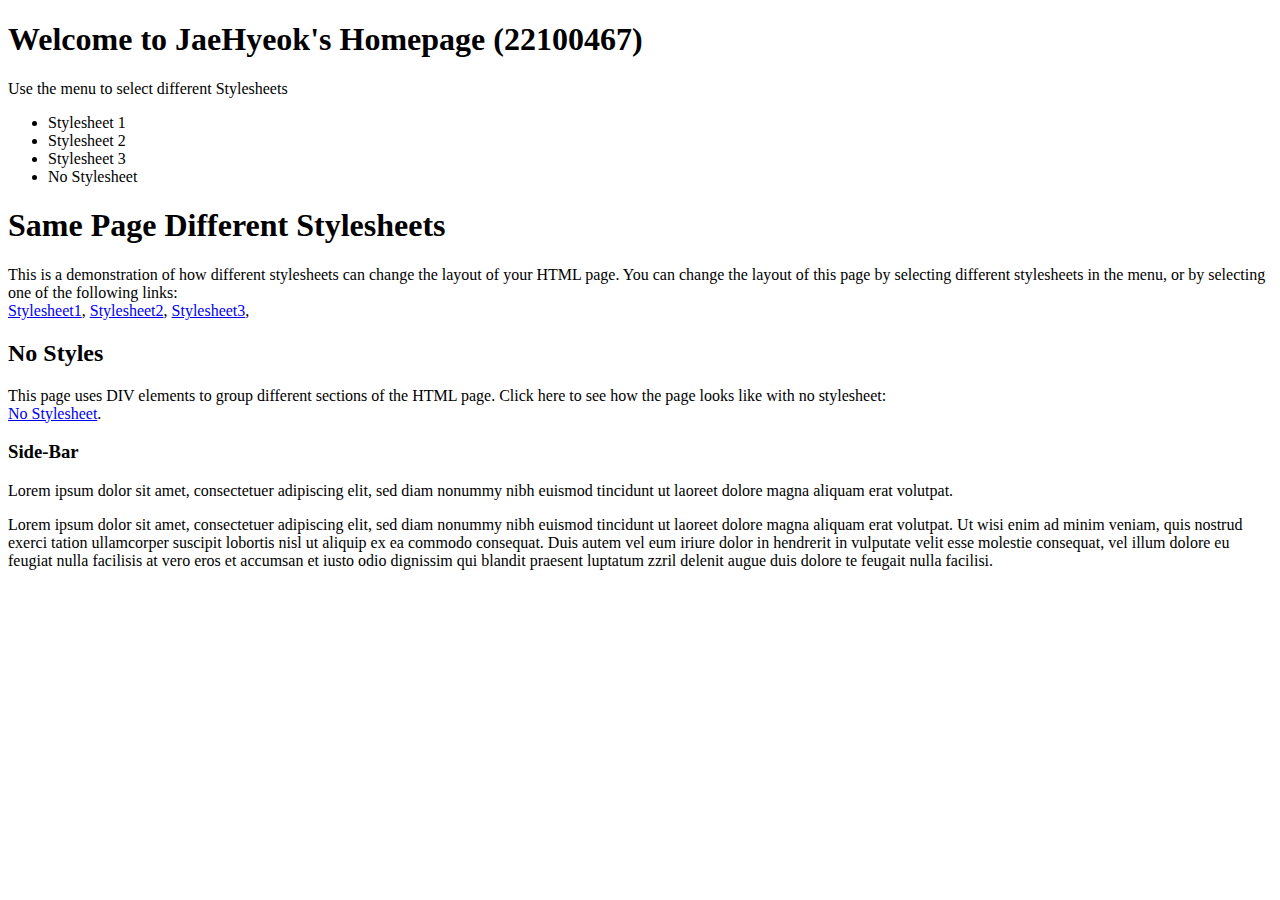
<file: index.html>
<!DOCTYPE html>
<html lang="en">

<head>
    <meta charset="UTF-8">
    <meta name="viewport" content="width=device-width, initial-scale=1.0">
    <title>Document</title>

    <style>
        #title {
            font-size: 16px;
        }
        /* a 태그의 기본 스타일을 수정 */
        #sheet1 {
            color: black; /* 텍스트 색상: 검정색 */
            text-decoration: none; /* 밑줄 제거 */
            cursor: text; /* 마우스 포인터를 기본 화살표로 유지 */
        }

        /* a 태그에 마우스를 올렸을 때 스타일을 수정 (선택 사항) */
        a:hover {
            color: darkgray; /* 마우스를 올렸을 때 색상 변경 */
        }

        #middle a{
            color: #0000EE;
        }


    </style>

</head>

<body>

    <div id="title">
        <h1>Welcome to JaeHyeok's Homepage (22100467)</h1>
        <p>Use the menu to select different Stylesheets</p>
    </div>

    <ul id="menulist">
        <li><a href="style1.html" id="sheet1"> Stylesheet 1</a></li>
        <li><a href="style2.html" id="sheet1">Stylesheet 2</a></li>
        <li><a href="example.html" id="sheet1">Stylesheet 3</a></li>
        <li><a href="index.html" id="sheet1">No Stylesheet</a></li>
    </ul>

    <div id="middle">
        <h1>Same Page Different Stylesheets</h1>
        <p>This is a demonstration of how different stylesheets can change the layout of your HTML page. You can change
            the layout of this page by selecting different stylesheets in the menu, or by selecting one of the following
            links:
            <br>
            <a href="style1.html">Stylesheet1</a>,
            <a href="style2.html">Stylesheet2</a>,
            <a href="example.html">Stylesheet3</a>,
        </p>
        <h2>No Styles</h2>
        <p>
            This page uses DIV elements to group different sections of the HTML page. Click here to see how the page
            looks like with no stylesheet:
            <br>
            <a href="index.html">No Stylesheet</a>.
        </p>
        <h3>Side-Bar</h3>
        <p>
            Lorem ipsum dolor sit amet, consectetuer adipiscing elit, sed diam nonummy nibh euismod tincidunt ut laoreet
            dolore magna aliquam erat volutpat.
        </p>

        <div id="bottom">
            Lorem ipsum dolor sit amet, consectetuer adipiscing elit, sed diam nonummy nibh euismod tincidunt ut laoreet
            dolore magna aliquam erat volutpat.
            Ut wisi enim ad minim veniam, quis nostrud exerci tation ullamcorper suscipit lobortis nisl ut aliquip ex ea
            commodo consequat.
            Duis autem vel eum iriure dolor in hendrerit in vulputate velit esse molestie consequat, vel illum dolore eu
            feugiat nulla facilisis at vero eros et accumsan et iusto odio dignissim qui blandit praesent luptatum zzril
            delenit augue duis dolore te feugait nulla facilisi.

        </div>



</body>

</html>
</file>
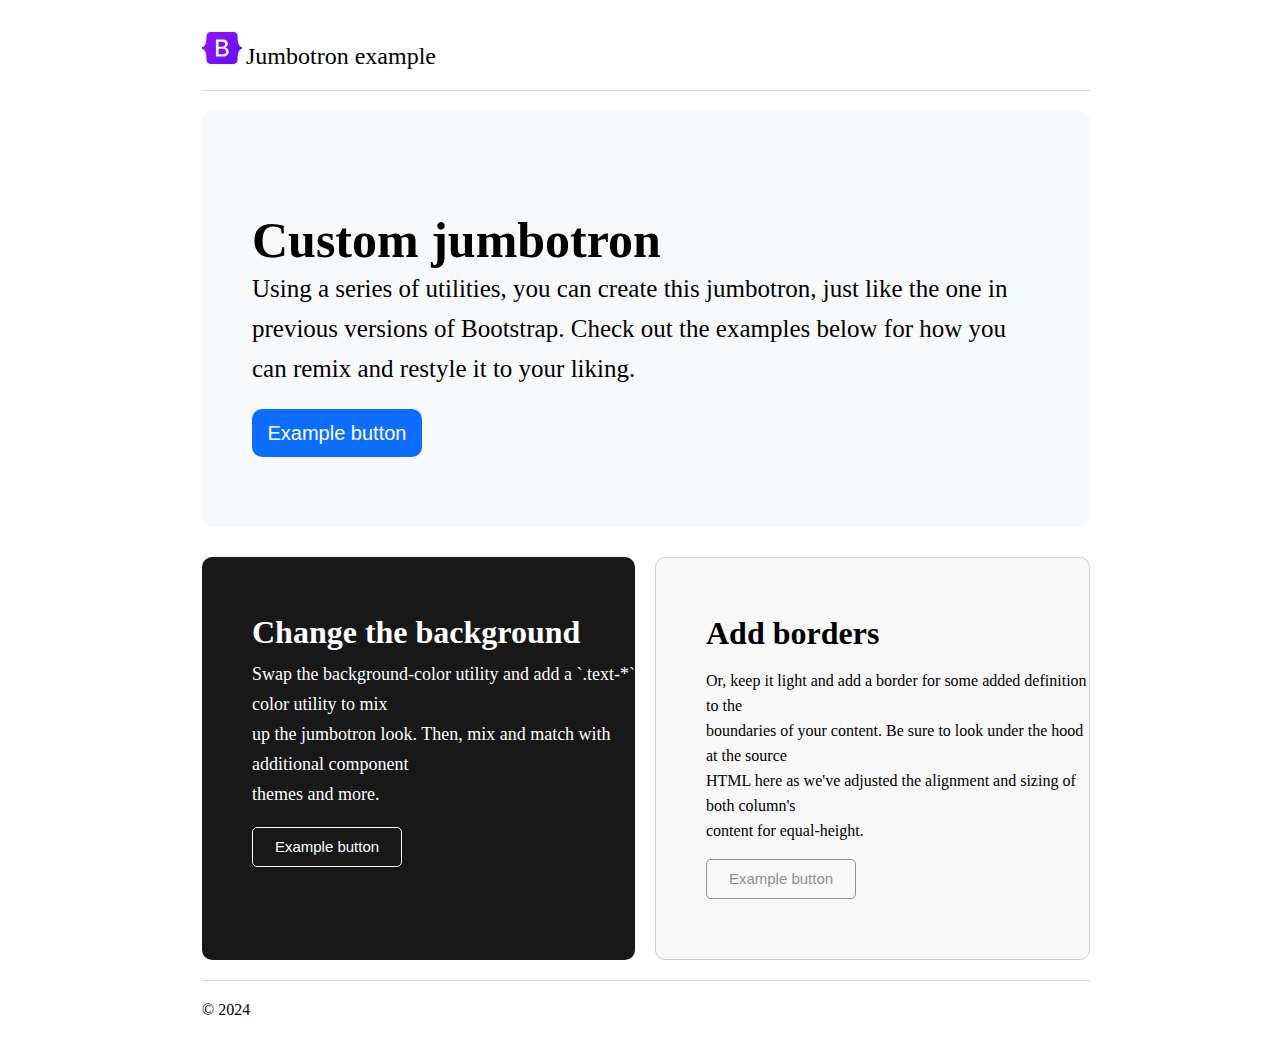
<file: example.html>
<!DOCTYPE html>
<html lang="en">
<head>
  <meta charset="UTF-8">
  <meta name="viewport" content="width=device-width, initial-scale=1.0">
  <title>Document</title>
  <link rel="stylesheet" href="example.css">
</head>

<body>

  <div id="main">

    <div id="header">

      <img src="bootstrap-logo.svg" width="40" height="32">
      
      <span id="title">Jumbotron example</span>

      <hr id="firstline">

    </div>

    <div id="middle">
      
      <h1>Custom jumbotron</h1>
      <p>Using a series of utilities, you can create this jumbotron, just like the one in <br> previous versions of Bootstrap. Check out the examples below for how you<br> can remix and restyle it to your liking.  </p>
      <button id="first-btn">Example button</button>
    </div>


  <div id="bottom">
    <div id="second-section">
      <h2>Change the background  </h2>
      <p>Swap the background-color utility and add a `.text-*` color utility to mix<br> up the jumbotron look. Then, mix and match with additional component<br> themes and more.
      </p>
      <button id="second-btn">Example button</button>
    </div>
  
  
    <div id="third-section">
      <h2>Add borders  </h2>
      <p>Or, keep it light and add a border for some added definition to the<br> boundaries of your content. Be sure to look under the hood at the source<br> HTML here as we've adjusted the alignment and sizing of both column's<br> content for equal-height.
      </p>
      <button id="third-btn">Example button</button>
    </div>
   </div>
   <hr id="secondline">
   <footer>© 2024</footer>
  </div>

</body>

</html>
</file>
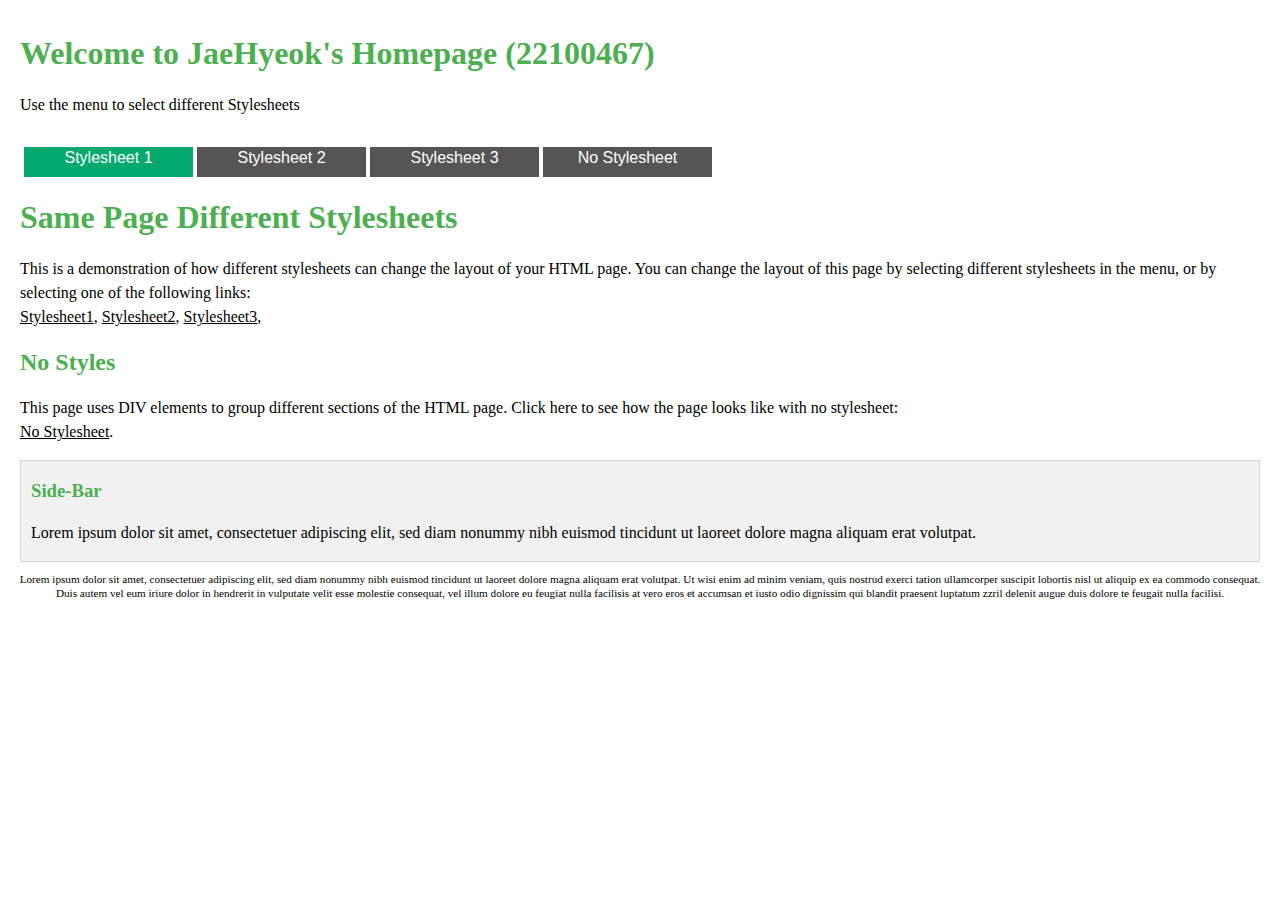
<file: style1.html>
<!DOCTYPE html>
<html lang="en">

<head>
    <meta charset="UTF-8">
    <meta name="viewport" content="width=device-width, initial-scale=1.0">
    <title>Document</title>
    <link rel="stylesheet" href="style1.css">
</head>

<body>

    <div id="title">
        <h1>Welcome to JaeHyeok's Homepage (22100467)</h1>
        <p>Use the menu to select different Stylesheets</p>
    </div>

    <div id="menulist">
        <a href="style1.html" id="sheet1"> Stylesheet 1</a>
        <a href="style2.html" id="sheet1">Stylesheet 2</a>
        <a href="example.html" id="sheet1">Stylesheet 3</a>
        <a href="index.html" id="sheet1">No Stylesheet</a>
    </div>

    <div id="middle">
        <h1>Same Page Different Stylesheets</h1>
        <p>This is a demonstration of how different stylesheets can change the layout of your HTML page. You can change
            the layout of this page by selecting different stylesheets in the menu, or by selecting one of the following
            links:
            <br>
            <a href="style1.html" id="sheet2">Stylesheet1</a>,
            <a href="style2.html" id="sheet2">Stylesheet2</a>,
            <a href="example.html" id="sheet2">Stylesheet3</a>,
        </p>
        <h2>No Styles</h2>
        <p>
            This page uses DIV elements to group different sections of the HTML page. Click here to see how the page
            looks like with no stylesheet:
            <br>
            <a href="index.html" id="sheet2">No Stylesheet</a>.
        </p>
    </div>

    <div id = "Side-Bar">
    <h3>Side-Bar</h3>
    <p>
        Lorem ipsum dolor sit amet, consectetuer adipiscing elit, sed diam nonummy nibh euismod tincidunt ut laoreet
        dolore magna aliquam erat volutpat.
    </p>
    </div>

    <div id="bottom">
        Lorem ipsum dolor sit amet, consectetuer adipiscing elit, sed diam nonummy nibh euismod tincidunt ut laoreet
        dolore magna aliquam erat volutpat.
        Ut wisi enim ad minim veniam, quis nostrud exerci tation ullamcorper suscipit lobortis nisl ut aliquip ex ea
        commodo consequat.
        Duis autem vel eum iriure dolor in hendrerit in vulputate velit esse molestie consequat, vel illum dolore eu
        feugiat nulla facilisis at vero eros et accumsan et iusto odio dignissim qui blandit praesent luptatum zzril
        delenit augue duis dolore te feugait nulla facilisi.

    </div>



</body>

</html>
</file>
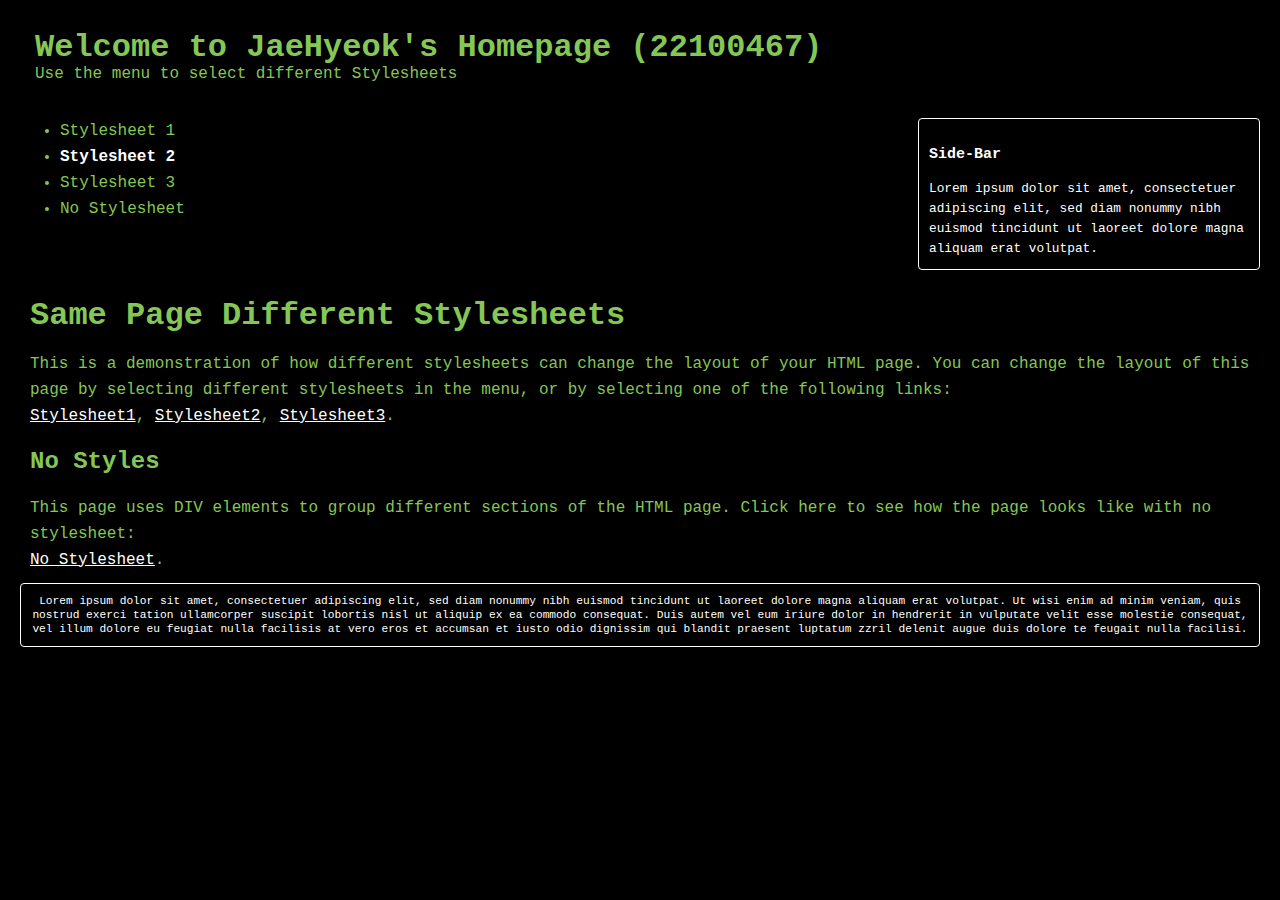
<file: style2.html>
<!DOCTYPE html>
<html lang="en">

<head>
    <meta charset="UTF-8">
    <meta name="viewport" content="width=device-width, initial-scale=1.0">
    <title>Document</title>
    <link rel="stylesheet" href="style2.css">
</head>

<body>

    <div id="title">
        <h1>Welcome to JaeHyeok's Homepage (22100467)</h1>
        <p>Use the menu to select different Stylesheets</p>
    </div>

    <div id="middle">

        <ul id="menulist">
            <li><a href="style1.html" id="sheet1"> Stylesheet 1</a></li>
            <li><a href="style2.html" id="sheet2">Stylesheet 2</a></li>
            <li><a href="example.html" id="sheet1">Stylesheet 3</a></li>
            <li><a href="index.html" id="sheet1">No Stylesheet</a></li>
        </ul>
    
        <div id="Sidebar">
            <h3>Side-Bar</h3>
            <p>
                Lorem ipsum dolor sit amet, consectetuer adipiscing elit, sed diam nonummy nibh euismod tincidunt ut laoreet
                dolore magna aliquam erat volutpat.
            </p>
        </div>

        <div id="main">

            <h1>Same Page Different Stylesheets</h1>
            <p>This is a demonstration of how different stylesheets can change the layout of your HTML page. You can change
                the layout of this page by selecting different stylesheets in the menu, or by selecting one of the following
                links:
                <br>
                <a href="style1.html">Stylesheet1</a>,
                <a href="style2.html">Stylesheet2</a>,
                <a href="example.html">Stylesheet3</a>.
            </p>
            <h2>No Styles</h2>
            <p>
                This page uses DIV elements to group different sections of the HTML page. Click here to see how the page
                looks like with no stylesheet:
                <br>
                <a href="index.html">No Stylesheet</a>.
            </p>

        </div>

        <div id="bottom">
            Lorem ipsum dolor sit amet, consectetuer adipiscing elit, sed diam nonummy nibh euismod tincidunt ut laoreet
            dolore magna aliquam erat volutpat.
            Ut wisi enim ad minim veniam, quis nostrud exerci tation ullamcorper suscipit lobortis nisl ut aliquip ex ea
            commodo consequat.
            Duis autem vel eum iriure dolor in hendrerit in vulputate velit esse molestie consequat, vel illum dolore eu
            feugiat nulla facilisis at vero eros et accumsan et iusto odio dignissim qui blandit praesent luptatum zzril
            delenit augue duis dolore te feugait nulla facilisi.

        </div>
    </div>




</body>

</html>
</file>
<file: example.css>
body {
    margin-left: 190px;
    margin-right: 190px;
    padding-top: 24px;
    padding-left: 12px;
}

#title {
    font-size: 24px;
}

hr {
    border: 0;
    height: 1px;
    background: rgb(215, 215, 215); /* 선의 색상 */
    margin: 20px 0; /* 위아래 여백 */
}
#middle {
    background-color: #f8f9fa;
    padding-left: 50px;
    padding-top: 100px;
    padding-bottom: 70px;
    border-radius: 10px;
    margin-bottom: 30px;
}
#middle h1{
    font-size: 50px;
    margin-top: 0px;
    margin-bottom: 0px;
    font-weight: bold;
}
#middle p{
    font-size: 25px;
    margin-top: 0px;
    width: 800px;
    line-height: 40px;
    margin-bottom: 20px;
}

#first-btn{
    background-color: #0d6efd;
    color: white;
    border: 0;
    border-radius: 10px;
    width: 170px;
    height: 48px;
    font-size: 20px;
}
#first-btn:hover{
    background-color: #0f5cd1;;
}

#bottom {
    display: flex;
    justify-content: space-between; /* 두 섹션 사이의 공간을 균등하게 분배 */
    gap: 20px; /* 섹션들 사이의 간격 */
}

#second-section, #third-section {
    flex: 1; /* 두 섹션을 동일한 크기로 만듦 */
}

#second-section{
    color: white;
    background-color: rgb(24, 24, 24);
    padding-left: 50px;
    padding-top: 30px;
    padding-bottom: 60px;
    border-radius: 10px;
}

#second-section h2{
    font-size: 32px;
    margin-bottom: 0px;
}
#second-section p{
    margin-top: 8px;
    font-size: 18px;
    line-height: 30px;
}

#second-btn{
    background-color: rgb(24, 24, 24);
    border: 1px solid #ffffff;
    color: white;
    border-radius: 5px;
    width: 150px;
    height: 40px;
    font-size: 15px;
}

#second-btn:hover{
    background-color: white;
    color: black;
}

#third-section{
    border: 1px solid #cfcfcf;
    border-radius: 10px;
    background-color: #f8f8f8;
    padding-left: 50px;
    padding-top: 30px;
    padding-bottom: 60px;
}

#third-section h2{
    font-size: 32px;
    margin-bottom: 0px;
}

#third-section p{
    line-height: 25px;
}

#third-section button{
    color: #8e9090;
    border: 1px solid #8e9090;
    background-color: #f8f8f8;
    border-radius: 5px;
    width: 150px;
    height: 40px;
    font-size: 15px;
}

#third-btn:hover{
    background-color: #8e9090;
    color: #f8f8f8;
}

footer{
    margin-bottom: 30px;
}
</file>
<file: style1.css>
body {
    font: Verdana, sans-serif;
}

#title, #middle{
    font-size: 16px;
    margin-left: 12px;
}

#title{
    margin-bottom: 30px;
    margin-top: 35px;
}

h1, h2, h3 {
    color: #4caf50;
}

#menulist {
    padding: 0;
    position: relative;
    overflow: auto;
    margin-top: 16px;
    margin : 16px;
}
#sheet1 {
    font-family: Verdana, sans-serif; /* 폰트 지정 */
    font-size: 16px;

    width: 169px;
    height: 30px;
    
    background-color: #555555;
    color: #ffffff;
    list-style-type: none;
    padding: 2px;
    text-align: center;
    cursor: pointer;    /* 마우스 모양 */
    text-decoration: none; /* 밑줄 제거 */
    
    display: inline-block; /* float 대신 사용 */
    box-sizing: border-box; /* padding 포함하여 크기 계산 */
}
#sheet1:nth-child(1) {
   background-color:#04AA6D;
}

.menuitem:hover {
    background-color: #000;
}
#sheet2 {
    color: #000000;
}

#sheet2:hover {
    color: #84c754

}

p {
    line-height: 1.5; /* 원하는 줄 간격으로 설정 (1.8배) */
}

#Side-Bar {
    background-color: #f1f1f1;
    border: 1px solid #d4d4d4;
    padding-left: 10px;
    margin-left: 12px;
    margin-right: 12px;
}

#bottom {
    text-align: center;
    font-size: 11.2px;
    padding: 10px;
    line-height: 14px;
}
</file>
<file: style2.css>
body {
    font: 100% 'Courier New';
    margin: 20px;
    line-height: 26px;
    background-color: black;
}

#title {
    font-size: 16px;
    padding: 15px;
    color: #84c754;
}
#title h1,p{
    margin: 0;
}

#Sidebar {
    color: #ffffff;
    border: 1px solid #ffffff;
    border-radius: 4px;
    padding: 10px;
    width: 320px;
    top: 0;
    right: 0;
    position: absolute;
    font-size: 80%;
    line-height: 20px;
}

#middle {
    color: #84c754;
    position: relative;
}

#sheet1 {
    color: #84c754;
    text-decoration: none;
    /* 밑줄 제거 */
}

#sheet2{
    color: white;
    text-decoration: none;
    font-weight: bold;
}

#main{
    padding: 10px;
    margin-top: 50px;
}

#main a{
color: white;
}

#bottom {
    color: white;
    text-align: center;
    padding: 10px;
    font-size: 70%;
    line-height: 14px;
    border: 1px solid #ffffff;
    border-radius: 4px;
    
}

#menulist:hover {
    color: white;
}

#main a:hover {
    color: #84c754;
}
</file>
